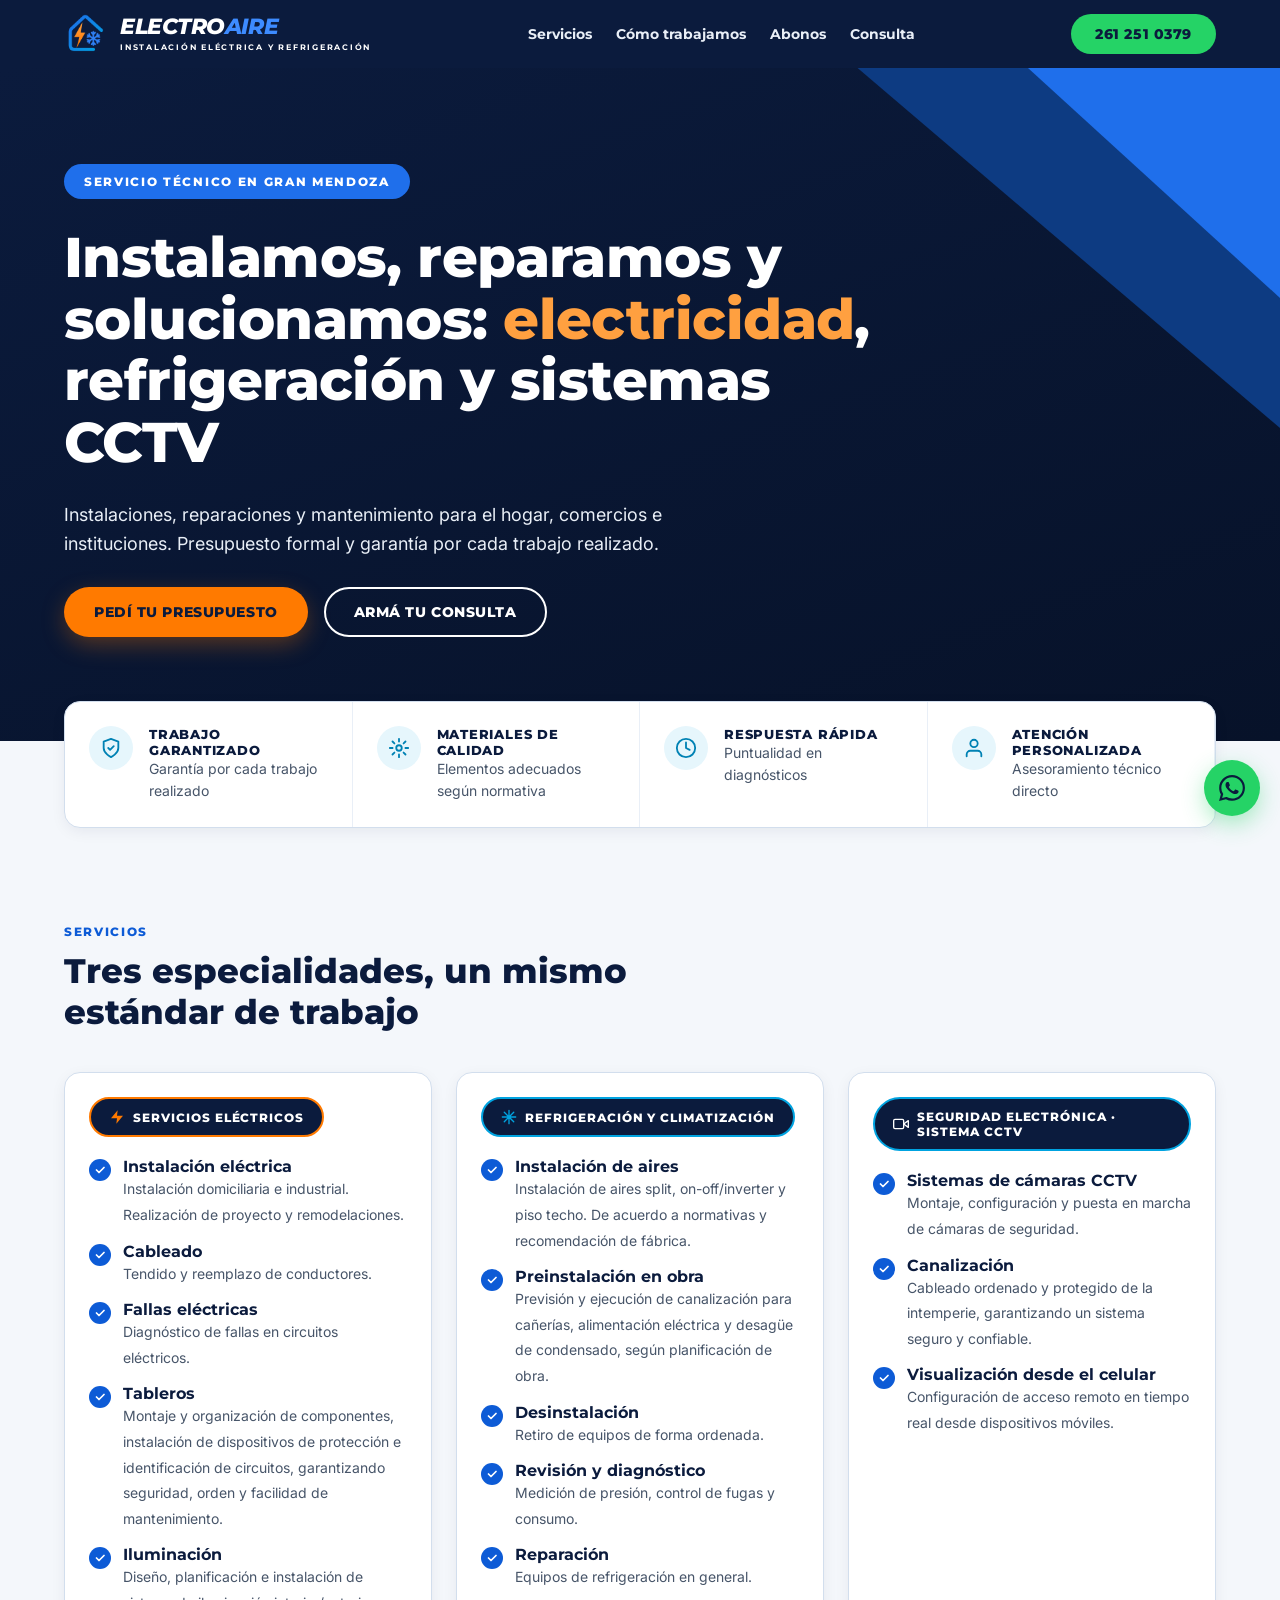
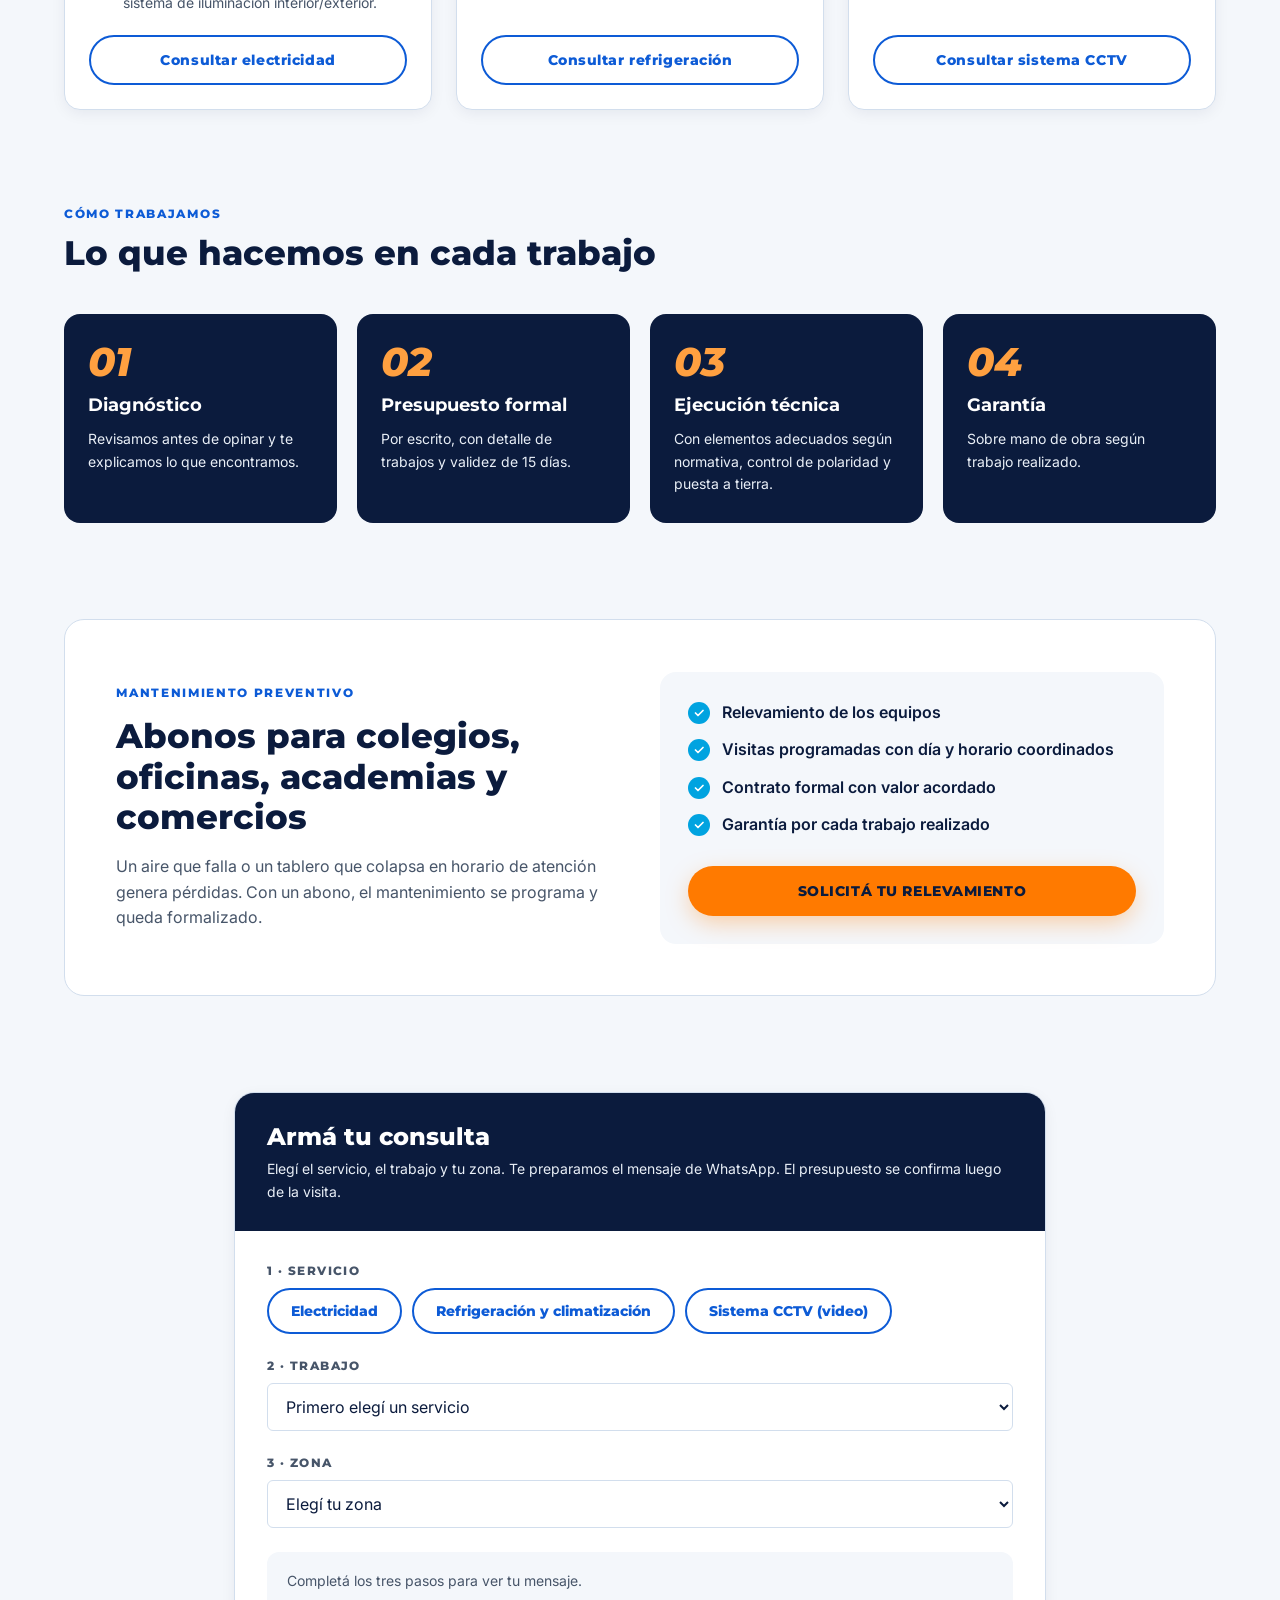
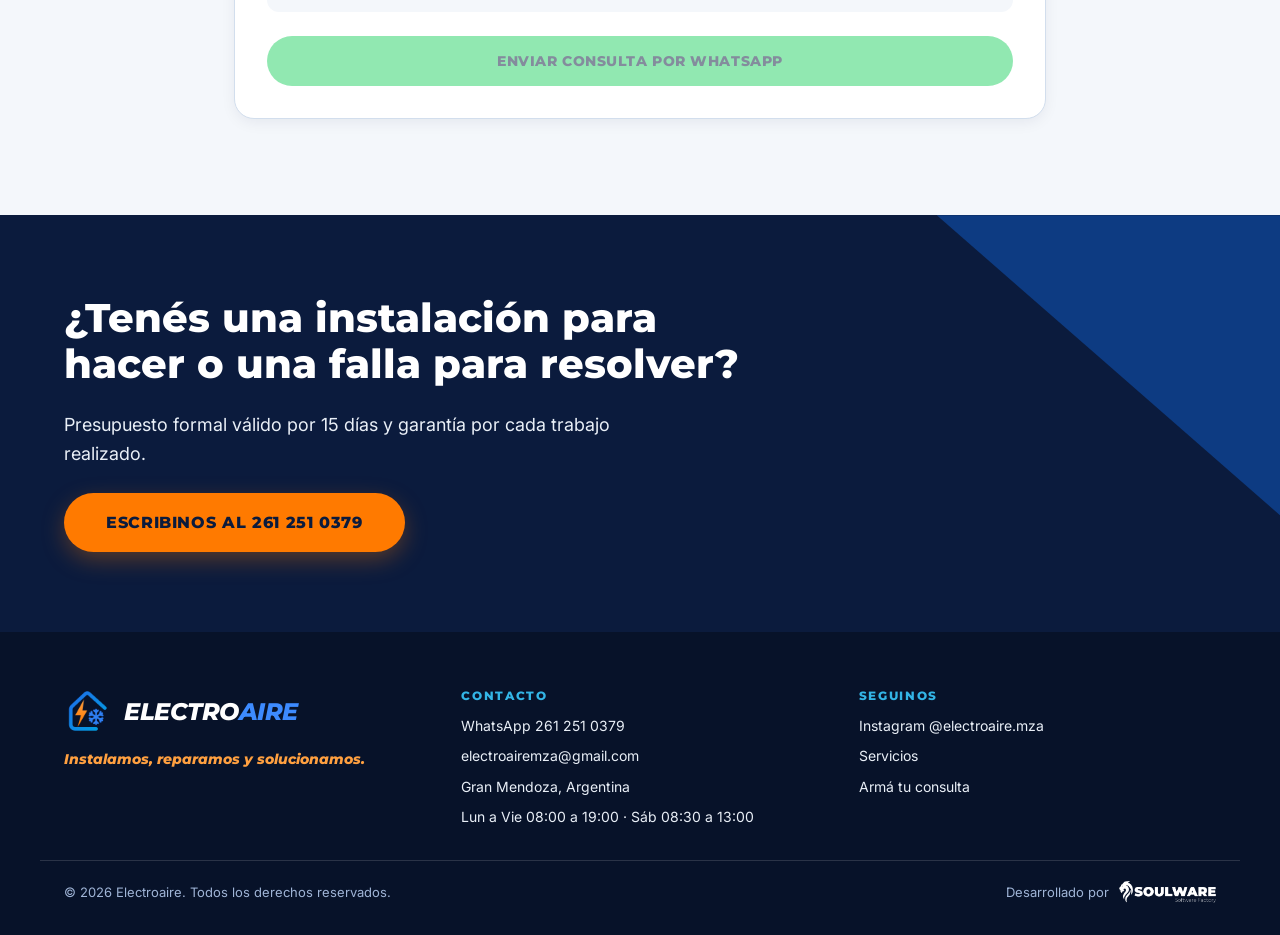
<file: index.html>
<!DOCTYPE html>
<html lang="es">
<head>
<meta charset="UTF-8">
<meta name="viewport" content="width=device-width, initial-scale=1">
<title>Electroaire | Electricidad, refrigeración y sistemas CCTV en Gran Mendoza</title>
<meta name="description" content="Electroaire: instalación eléctrica, refrigeración y climatización, y sistemas CCTV de video en Gran Mendoza. Presupuesto formal y garantía por cada trabajo realizado. WhatsApp 261 251 0379.">
<meta property="og:title" content="Electroaire | Instalamos, reparamos y solucionamos">
<meta property="og:description" content="Electricidad, refrigeración y sistemas CCTV en Gran Mendoza.">
<meta property="og:type" content="website">
<meta property="og:image" content="assets/logo.png">
<link rel="icon" type="image/png" sizes="32x32" href="assets/favicon-32.png">
<link rel="icon" type="image/png" sizes="64x64" href="assets/favicon.png">
<link rel="apple-touch-icon" sizes="180x180" href="assets/apple-touch-icon.png">
<link rel="preconnect" href="https://fonts.googleapis.com">
<link rel="preconnect" href="https://fonts.gstatic.com" crossorigin>
<link href="https://fonts.googleapis.com/css2?family=Montserrat:ital,wght@0,500;0,700;0,800;1,800&family=Inter:wght@400;600&display=swap" rel="stylesheet">
<link rel="stylesheet" href="style.css">
</head>
<body>

<a class="wa-float" href="https://wa.me/5492612510379?text=Hola%2C%20quisiera%20pedir%20un%20presupuesto." target="_blank" rel="noopener" aria-label="Escribinos por WhatsApp"><svg width="26" height="26" viewBox="0 0 24 24" fill="currentColor"><path d="M17.472 14.382c-.297-.149-1.758-.867-2.03-.967-.273-.099-.471-.148-.67.15-.197.297-.767.966-.94 1.164-.173.199-.347.223-.644.075-.297-.15-1.255-.463-2.39-1.475-.883-.788-1.48-1.761-1.653-2.059-.173-.297-.018-.458.13-.606.134-.133.298-.347.446-.52.149-.174.198-.298.298-.497.099-.198.05-.371-.025-.52-.075-.149-.669-1.612-.916-2.207-.242-.579-.487-.5-.669-.51a12.8 12.8 0 0 0-.57-.01c-.198 0-.52.074-.792.372-.272.297-1.04 1.016-1.04 2.479 0 1.462 1.065 2.875 1.213 3.074.149.198 2.096 3.2 5.077 4.487.709.306 1.262.489 1.694.625.712.227 1.36.195 1.871.118.571-.085 1.758-.719 2.006-1.413.248-.694.248-1.289.173-1.413-.074-.124-.272-.198-.57-.347m-5.421 7.403h-.004a9.87 9.87 0 0 1-5.031-1.378l-.361-.214-3.741.982.998-3.648-.235-.374a9.86 9.86 0 0 1-1.51-5.26c.001-5.45 4.436-9.884 9.888-9.884 2.64 0 5.122 1.03 6.988 2.898a9.825 9.825 0 0 1 2.893 6.994c-.003 5.45-4.437 9.884-9.885 9.884m8.413-18.297A11.815 11.815 0 0 0 12.05 0C5.495 0 .16 5.335.157 11.892c0 2.096.547 4.142 1.588 5.945L.057 24l6.305-1.654a11.882 11.882 0 0 0 5.683 1.448h.005c6.554 0 11.89-5.335 11.893-11.893a11.821 11.821 0 0 0-3.48-8.413Z"/></svg></a>

<header class="header">
  <div class="container header__inner">
    <a class="brand" href="#inicio" aria-label="Electroaire, inicio">
      <img src="assets/logo.png" alt="" width="44" height="44">
      <div><div class="brand__name">ELECTRO<span>AIRE</span></div><div class="brand__sub">INSTALACIÓN ELÉCTRICA Y REFRIGERACIÓN</div></div>
    </a>
    <nav class="nav" aria-label="Principal">
      <a href="#servicios">Servicios</a><a href="#metodo">Cómo trabajamos</a><a href="#abonos">Abonos</a><a href="#simulador">Consulta</a>
    </nav>
    <button class="burger" id="burger" aria-label="Abrir menú" aria-expanded="false" aria-controls="mmenu"><span></span><span></span><span></span></button>
    <a class="btn btn--wa header__cta" href="https://wa.me/5492612510379?text=Hola%2C%20quisiera%20pedir%20un%20presupuesto." target="_blank" rel="noopener">261 251 0379</a>
  </div>
  <div class="mmenu" id="mmenu"><div class="mmenu__in">
    <a href="#servicios">Servicios</a><a href="#metodo">Cómo trabajamos</a><a href="#abonos">Abonos</a><a href="#simulador">Consulta</a>
    <a class="btn btn--wa mmenu__cta" href="https://wa.me/5492612510379?text=Hola%2C%20quisiera%20pedir%20un%20presupuesto." target="_blank" rel="noopener">261 251 0379</a>
  </div></div>
</header>

<main>
<section class="hero" id="inicio">
  <div class="container hero__inner">
    <div class="hero__badge">SERVICIO TÉCNICO EN GRAN MENDOZA</div>
    <h1 class="hero__title">Instalamos, reparamos y solucionamos: <span>electricidad</span>, refrigeración y sistemas CCTV</h1>
    <p class="hero__lead">Instalaciones, reparaciones y mantenimiento para el hogar, comercios e instituciones. Presupuesto formal y garantía por cada trabajo realizado.</p>
    <div class="hero__actions">
      <a class="btn btn--primary" href="https://wa.me/5492612510379?text=Hola%2C%20quisiera%20pedir%20un%20presupuesto." target="_blank" rel="noopener">PEDÍ TU PRESUPUESTO</a>
      <a class="btn btn--ghost-light" href="#simulador">ARMÁ TU CONSULTA</a>
    </div>
  </div>
</section>

<section class="trust container" aria-label="Por qué elegirnos">
  <div class="trust__card">
    <div class="trust__item"><div class="trust__icon"><svg width="22" height="22" viewBox="0 0 24 24" fill="none" stroke="currentColor" stroke-width="2" stroke-linecap="round" stroke-linejoin="round"><path d="M12 22s8-4 8-10V5l-8-3-8 3v7c0 6 8 10 8 10z"/><path d="M9 12l2 2 4-4"/></svg></div><div><div class="trust__title">TRABAJO GARANTIZADO</div><div class="trust__desc">Garantía por cada trabajo realizado</div></div></div>
    <div class="trust__item"><div class="trust__icon"><svg width="22" height="22" viewBox="0 0 24 24" fill="none" stroke="currentColor" stroke-width="2" stroke-linecap="round" stroke-linejoin="round"><circle cx="12" cy="12" r="3"/><path d="M12 2v3M12 19v3M2 12h3M19 12h3M4.9 4.9l2.1 2.1M17 17l2.1 2.1M4.9 19.1L7 17M17 7l2.1-2.1"/></svg></div><div><div class="trust__title">MATERIALES DE CALIDAD</div><div class="trust__desc">Elementos adecuados según normativa</div></div></div>
    <div class="trust__item"><div class="trust__icon"><svg width="22" height="22" viewBox="0 0 24 24" fill="none" stroke="currentColor" stroke-width="2" stroke-linecap="round" stroke-linejoin="round"><circle cx="12" cy="12" r="10"/><path d="M12 6v6l4 2"/></svg></div><div><div class="trust__title">RESPUESTA RÁPIDA</div><div class="trust__desc">Puntualidad en diagnósticos</div></div></div>
    <div class="trust__item"><div class="trust__icon"><svg width="22" height="22" viewBox="0 0 24 24" fill="none" stroke="currentColor" stroke-width="2" stroke-linecap="round" stroke-linejoin="round"><path d="M20 21v-2a4 4 0 0 0-4-4H8a4 4 0 0 0-4 4v2"/><circle cx="12" cy="7" r="4"/></svg></div><div><div class="trust__title">ATENCIÓN PERSONALIZADA</div><div class="trust__desc">Asesoramiento técnico directo</div></div></div>
  </div>
</section>

<section class="section container" id="servicios">
  <div class="section__head"><div class="tag">Servicios</div><h2 class="h2">Tres especialidades, un mismo estándar de trabajo</h2></div>
  <div class="cards">
<article class="card"><div class="pill pill--orange"><svg width="16" height="16" viewBox="0 0 24 24" fill="#FF7A00"><path d="M13 2L3 14h9l-1 8 10-12h-9z"/></svg>SERVICIOS ELÉCTRICOS</div><ul class="list"><li><span class="check "><svg width="12" height="12" viewBox="0 0 24 24" fill="none" stroke="currentColor" stroke-width="3.5" stroke-linecap="round" stroke-linejoin="round"><path d="M5 12l5 5L20 7"/></svg></span><div><strong>Instalación eléctrica</strong><span class="d">Instalación domiciliaria e industrial. Realización de proyecto y remodelaciones.</span></div></li><li><span class="check "><svg width="12" height="12" viewBox="0 0 24 24" fill="none" stroke="currentColor" stroke-width="3.5" stroke-linecap="round" stroke-linejoin="round"><path d="M5 12l5 5L20 7"/></svg></span><div><strong>Cableado</strong><span class="d">Tendido y reemplazo de conductores.</span></div></li><li><span class="check "><svg width="12" height="12" viewBox="0 0 24 24" fill="none" stroke="currentColor" stroke-width="3.5" stroke-linecap="round" stroke-linejoin="round"><path d="M5 12l5 5L20 7"/></svg></span><div><strong>Fallas eléctricas</strong><span class="d">Diagnóstico de fallas en circuitos eléctricos.</span></div></li><li><span class="check "><svg width="12" height="12" viewBox="0 0 24 24" fill="none" stroke="currentColor" stroke-width="3.5" stroke-linecap="round" stroke-linejoin="round"><path d="M5 12l5 5L20 7"/></svg></span><div><strong>Tableros</strong><span class="d">Montaje y organización de componentes, instalación de dispositivos de protección e identificación de circuitos, garantizando seguridad, orden y facilidad de mantenimiento.</span></div></li><li><span class="check "><svg width="12" height="12" viewBox="0 0 24 24" fill="none" stroke="currentColor" stroke-width="3.5" stroke-linecap="round" stroke-linejoin="round"><path d="M5 12l5 5L20 7"/></svg></span><div><strong>Iluminación</strong><span class="d">Diseño, planificación e instalación de sistema de iluminación interior/exterior.</span></div></li></ul><a class="btn btn--ghost btn--full" href="https://wa.me/5492612510379?text=Hola%2C%20quiero%20consultar%20por%20servicios%20el%C3%A9ctricos." target="_blank" rel="noopener">Consultar electricidad</a></article>
<article class="card"><div class="pill "><svg width="16" height="16" viewBox="0 0 24 24" fill="none" stroke="#00A3E0" stroke-width="2" stroke-linecap="round"><path d="M12 2v20M2 12h20M4.9 4.9l14.2 14.2M19.1 4.9L4.9 19.1"/></svg>REFRIGERACIÓN Y CLIMATIZACIÓN</div><ul class="list"><li><span class="check "><svg width="12" height="12" viewBox="0 0 24 24" fill="none" stroke="currentColor" stroke-width="3.5" stroke-linecap="round" stroke-linejoin="round"><path d="M5 12l5 5L20 7"/></svg></span><div><strong>Instalación de aires</strong><span class="d">Instalación de aires split, on-off/inverter y piso techo. De acuerdo a normativas y recomendación de fábrica.</span></div></li><li><span class="check "><svg width="12" height="12" viewBox="0 0 24 24" fill="none" stroke="currentColor" stroke-width="3.5" stroke-linecap="round" stroke-linejoin="round"><path d="M5 12l5 5L20 7"/></svg></span><div><strong>Preinstalación en obra</strong><span class="d">Previsión y ejecución de canalización para cañerías, alimentación eléctrica y desagüe de condensado, según planificación de obra.</span></div></li><li><span class="check "><svg width="12" height="12" viewBox="0 0 24 24" fill="none" stroke="currentColor" stroke-width="3.5" stroke-linecap="round" stroke-linejoin="round"><path d="M5 12l5 5L20 7"/></svg></span><div><strong>Desinstalación</strong><span class="d">Retiro de equipos de forma ordenada.</span></div></li><li><span class="check "><svg width="12" height="12" viewBox="0 0 24 24" fill="none" stroke="currentColor" stroke-width="3.5" stroke-linecap="round" stroke-linejoin="round"><path d="M5 12l5 5L20 7"/></svg></span><div><strong>Revisión y diagnóstico</strong><span class="d">Medición de presión, control de fugas y consumo.</span></div></li><li><span class="check "><svg width="12" height="12" viewBox="0 0 24 24" fill="none" stroke="currentColor" stroke-width="3.5" stroke-linecap="round" stroke-linejoin="round"><path d="M5 12l5 5L20 7"/></svg></span><div><strong>Reparación</strong><span class="d">Equipos de refrigeración en general.</span></div></li></ul><a class="btn btn--ghost btn--full" href="https://wa.me/5492612510379?text=Hola%2C%20quiero%20consultar%20por%20refrigeraci%C3%B3n%20y%20climatizaci%C3%B3n." target="_blank" rel="noopener">Consultar refrigeración</a></article>
<article class="card"><div class="pill "><svg width="16" height="16" viewBox="0 0 24 24" fill="none" stroke="#fff" stroke-width="2" stroke-linecap="round" stroke-linejoin="round"><path d="M23 7l-7 5 7 5V7z"/><rect x="1" y="5" width="15" height="14" rx="2"/></svg>SEGURIDAD ELECTRÓNICA · SISTEMA CCTV</div><ul class="list"><li><span class="check "><svg width="12" height="12" viewBox="0 0 24 24" fill="none" stroke="currentColor" stroke-width="3.5" stroke-linecap="round" stroke-linejoin="round"><path d="M5 12l5 5L20 7"/></svg></span><div><strong>Sistemas de cámaras CCTV</strong><span class="d">Montaje, configuración y puesta en marcha de cámaras de seguridad.</span></div></li><li><span class="check "><svg width="12" height="12" viewBox="0 0 24 24" fill="none" stroke="currentColor" stroke-width="3.5" stroke-linecap="round" stroke-linejoin="round"><path d="M5 12l5 5L20 7"/></svg></span><div><strong>Canalización</strong><span class="d">Cableado ordenado y protegido de la intemperie, garantizando un sistema seguro y confiable.</span></div></li><li><span class="check "><svg width="12" height="12" viewBox="0 0 24 24" fill="none" stroke="currentColor" stroke-width="3.5" stroke-linecap="round" stroke-linejoin="round"><path d="M5 12l5 5L20 7"/></svg></span><div><strong>Visualización desde el celular</strong><span class="d">Configuración de acceso remoto en tiempo real desde dispositivos móviles.</span></div></li></ul><a class="btn btn--ghost btn--full" href="https://wa.me/5492612510379?text=Hola%2C%20quiero%20consultar%20por%20sistema%20CCTV%20(sistema%20de%20video)." target="_blank" rel="noopener">Consultar sistema CCTV</a></article>
  </div>
</section>

<section class="section container" id="metodo">
  <div class="section__head"><div class="tag">Cómo trabajamos</div><h2 class="h2">Lo que hacemos en cada trabajo</h2></div>
  <div class="steps">
    <div class="step"><div class="step__n">01</div><div class="step__t">Diagnóstico</div><div class="step__d">Revisamos antes de opinar y te explicamos lo que encontramos.</div></div>
    <div class="step"><div class="step__n">02</div><div class="step__t">Presupuesto formal</div><div class="step__d">Por escrito, con detalle de trabajos y validez de 15 días.</div></div>
    <div class="step"><div class="step__n">03</div><div class="step__t">Ejecución técnica</div><div class="step__d">Con elementos adecuados según normativa, control de polaridad y puesta a tierra.</div></div>
    <div class="step"><div class="step__n">04</div><div class="step__t">Garantía</div><div class="step__d">Sobre mano de obra según trabajo realizado.</div></div>
  </div>
</section>

<section class="section container" id="abonos">
  <div class="abonos__box">
    <div class="abonos__txt">
      <div class="tag">Mantenimiento preventivo</div>
      <h2 class="h2">Abonos para colegios, oficinas, academias y comercios</h2>
      <p>Un aire que falla o un tablero que colapsa en horario de atención genera pérdidas. Con un abono, el mantenimiento se programa y queda formalizado.</p>
    </div>
    <div class="abonos__side">
      <ul>
        <li><span class="check check--cyan"><svg width="12" height="12" viewBox="0 0 24 24" fill="none" stroke="currentColor" stroke-width="3.5" stroke-linecap="round" stroke-linejoin="round"><path d="M5 12l5 5L20 7"/></svg></span><span>Relevamiento de los equipos</span></li>
        <li><span class="check check--cyan"><svg width="12" height="12" viewBox="0 0 24 24" fill="none" stroke="currentColor" stroke-width="3.5" stroke-linecap="round" stroke-linejoin="round"><path d="M5 12l5 5L20 7"/></svg></span><span>Visitas programadas con día y horario coordinados</span></li>
        <li><span class="check check--cyan"><svg width="12" height="12" viewBox="0 0 24 24" fill="none" stroke="currentColor" stroke-width="3.5" stroke-linecap="round" stroke-linejoin="round"><path d="M5 12l5 5L20 7"/></svg></span><span>Contrato formal con valor acordado</span></li>
        <li><span class="check check--cyan"><svg width="12" height="12" viewBox="0 0 24 24" fill="none" stroke="currentColor" stroke-width="3.5" stroke-linecap="round" stroke-linejoin="round"><path d="M5 12l5 5L20 7"/></svg></span><span>Garantía por cada trabajo realizado</span></li>
      </ul>
      <a class="btn btn--primary btn--full" href="https://wa.me/5492612510379?text=Hola%2C%20me%20interesa%20un%20abono%20de%20mantenimiento%20preventivo%20para%20mi%20instituci%C3%B3n%20o%20local." target="_blank" rel="noopener">SOLICITÁ TU RELEVAMIENTO</a>
    </div>
  </div>
</section>

<section class="sim" id="simulador">
  <div class="sim__card">
    <div class="sim__head"><h2>Armá tu consulta</h2><p>Elegí el servicio, el trabajo y tu zona. Te preparamos el mensaje de WhatsApp. El presupuesto se confirma luego de la visita.</p></div>
    <div class="sim__body">
      <div><div class="sim__label">1 · SERVICIO</div>
        <div class="sim__opts" role="group" aria-label="Servicio">
          <button class="sim__btn" data-service="Electricidad" aria-pressed="false">Electricidad</button>
          <button class="sim__btn" data-service="Refrigeración y climatización" aria-pressed="false">Refrigeración y climatización</button>
          <button class="sim__btn" data-service="Sistema CCTV (sistema de video)" aria-pressed="false">Sistema CCTV (video)</button>
        </div></div>
      <div><div class="sim__label">2 · TRABAJO</div>
        <select class="sim__select" id="sim-detalle" aria-label="Trabajo"><option value="">Primero elegí un servicio</option></select></div>
      <div><div class="sim__label">3 · ZONA</div>
        <select class="sim__select" id="sim-zona" aria-label="Zona"><option value="">Elegí tu zona</option><option>Capital</option><option>Godoy Cruz</option><option>Guaymallén</option><option>Las Heras</option><option>Maipú</option><option>Luján de Cuyo</option></select></div>
      <div class="sim__preview" id="sim-preview" aria-live="polite">Completá los tres pasos para ver tu mensaje.</div>
      <a class="btn btn--wa btn--full sim__send" id="sim-send" href="#simulador" aria-disabled="true" target="_blank" rel="noopener">ENVIAR CONSULTA POR WHATSAPP</a>
    </div>
  </div>
</section>

<section class="cta">
  <div class="container cta__inner">
    <h2>¿Tenés una instalación para hacer o una falla para resolver?</h2>
    <p>Presupuesto formal válido por 15 días y garantía por cada trabajo realizado.</p>
    <a class="btn btn--primary" href="https://wa.me/5492612510379?text=Hola%2C%20quisiera%20pedir%20un%20presupuesto." target="_blank" rel="noopener">ESCRIBINOS AL 261 251 0379</a>
  </div>
</section>
</main>

<footer class="footer">
  <div class="container footer__grid">
    <div class="footer__brand">
      <div class="footer__logo"><img src="assets/logo.png" alt="" width="48" height="48"><div class="footer__name">ELECTRO<span>AIRE</span></div></div>
      <div class="footer__lema">Instalamos, reparamos y solucionamos.</div>
    </div>
    <div class="footer__col"><h3>CONTACTO</h3>
      <a href="https://wa.me/5492612510379?text=Hola%2C%20quisiera%20pedir%20un%20presupuesto." target="_blank" rel="noopener">WhatsApp 261 251 0379</a>
      <a href="mailto:electroairemza@gmail.com">electroairemza@gmail.com</a>
      <div>Gran Mendoza, Argentina</div>
      <div>Lun a Vie 08:00 a 19:00 · Sáb 08:30 a 13:00</div></div>
    <div class="footer__col"><h3>SEGUINOS</h3>
      <a href="https://instagram.com/electroaire.mza" target="_blank" rel="noopener">Instagram @electroaire.mza</a>
      <a href="#servicios">Servicios</a><a href="#simulador">Armá tu consulta</a></div>
  </div>
  <div class="container footer__copy"><span>© 2026 Electroaire. Todos los derechos reservados.</span><span class="footer__dev">Desarrollado por <a href="https://soulware.com.ar/" target="_blank" rel="noopener" aria-label="SOULWARE"><img src="assets/soulware-logo.png" alt="SOULWARE" width="98" height="22"></a></span></div>
</footer>

<script src="script.js"></script>
</body>
</html>
</file>
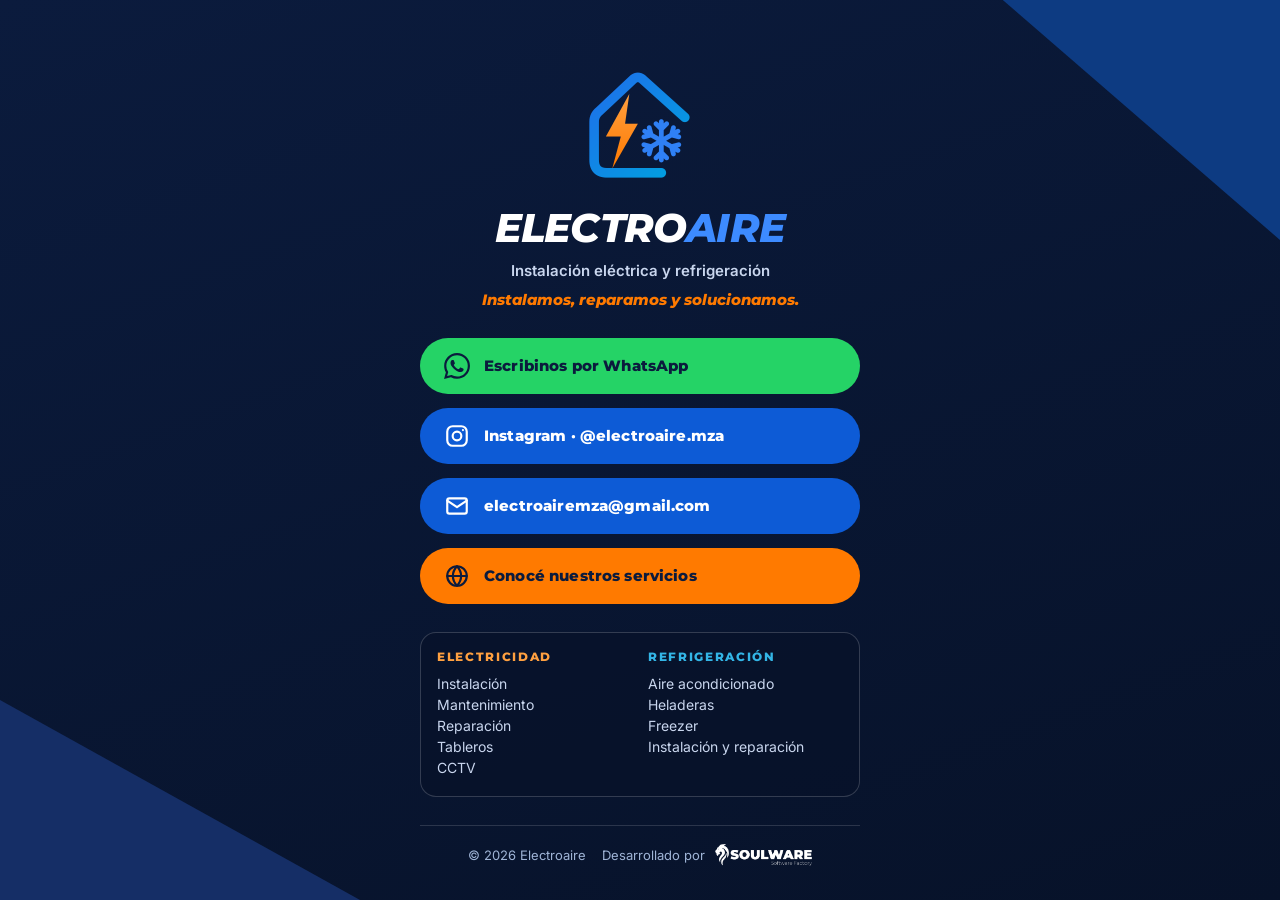
<file: links/index.html>
<!DOCTYPE html>
<html lang="es">
<head>
<meta charset="UTF-8">
<meta name="viewport" content="width=device-width, initial-scale=1">
<title>Electroaire | Links</title>
<meta name="description" content="Todos los canales de Electroaire en un solo lugar: WhatsApp, Instagram, correo y servicios de instalación eléctrica y refrigeración en Gran Mendoza.">
<link rel="canonical" href="https://electroairemza.com.ar/links">
<meta property="og:title" content="Electroaire | Links">
<meta property="og:description" content="Instalamos, reparamos y solucionamos. Escribinos por WhatsApp, seguinos en Instagram o conocé nuestros servicios.">
<meta property="og:type" content="website">
<meta property="og:url" content="https://electroairemza.com.ar/links">
<meta property="og:image" content="https://electroairemza.com.ar/assets/logo.png">
<meta name="theme-color" content="#0B1B3D">
<link rel="icon" type="image/png" sizes="32x32" href="../assets/favicon-32.png">
<link rel="icon" type="image/png" sizes="64x64" href="../assets/favicon.png">
<link rel="apple-touch-icon" sizes="180x180" href="../assets/apple-touch-icon.png">
<link rel="preconnect" href="https://fonts.googleapis.com">
<link rel="preconnect" href="https://fonts.gstatic.com" crossorigin>
<link href="https://fonts.googleapis.com/css2?family=Montserrat:ital,wght@0,500;0,700;0,800;1,800&family=Inter:wght@400;600&display=swap" rel="stylesheet">
<link rel="stylesheet" href="links.css">
</head>
<body>
<main class="page">
  <header class="profile">
    <img class="profile__avatar" src="../assets/logo.png" alt="Logo de Electroaire" width="112" height="112">
    <h1 class="profile__name">ELECTRO<span>AIRE</span></h1>
    <p class="profile__desc">Instalación eléctrica y refrigeración</p>
    <p class="profile__tagline">Instalamos, reparamos y solucionamos.</p>
  </header>

  <nav class="links" aria-label="Enlaces de Electroaire">
    <a class="link link--wa" href="https://wa.me/5492612510379?text=Hola%2C%20quisiera%20pedir%20un%20presupuesto." target="_blank" rel="noopener">
      <svg class="link__icon" width="26" height="26" viewBox="0 0 24 24" fill="currentColor" aria-hidden="true"><path d="M17.472 14.382c-.297-.149-1.758-.867-2.03-.967-.273-.099-.471-.148-.67.15-.197.297-.767.966-.94 1.164-.173.199-.347.223-.644.075-.297-.15-1.255-.463-2.39-1.475-.883-.788-1.48-1.761-1.653-2.059-.173-.297-.018-.458.13-.606.134-.133.298-.347.446-.52.149-.174.198-.298.298-.497.099-.198.05-.371-.025-.52-.075-.149-.669-1.612-.916-2.207-.242-.579-.487-.5-.669-.51a12.8 12.8 0 0 0-.57-.01c-.198 0-.52.074-.792.372-.272.297-1.04 1.016-1.04 2.479 0 1.462 1.065 2.875 1.213 3.074.149.198 2.096 3.2 5.077 4.487.709.306 1.262.489 1.694.625.712.227 1.36.195 1.871.118.571-.085 1.758-.719 2.006-1.413.248-.694.248-1.289.173-1.413-.074-.124-.272-.198-.57-.347m-5.421 7.403h-.004a9.87 9.87 0 0 1-5.031-1.378l-.361-.214-3.741.982.998-3.648-.235-.374a9.86 9.86 0 0 1-1.51-5.26c.001-5.45 4.436-9.884 9.888-9.884 2.64 0 5.122 1.03 6.988 2.898a9.825 9.825 0 0 1 2.893 6.994c-.003 5.45-4.437 9.884-9.885 9.884m8.413-18.297A11.815 11.815 0 0 0 12.05 0C5.495 0 .16 5.335.157 11.892c0 2.096.547 4.142 1.588 5.945L.057 24l6.305-1.654a11.882 11.882 0 0 0 5.683 1.448h.005c6.554 0 11.89-5.335 11.893-11.893a11.821 11.821 0 0 0-3.48-8.413Z"/></svg>
      <span class="link__text">Escribinos por WhatsApp</span>
    </a>

    <a class="link link--blue" href="https://instagram.com/electroaire.mza" target="_blank" rel="noopener">
      <svg class="link__icon" width="26" height="26" viewBox="0 0 24 24" fill="none" stroke="currentColor" stroke-width="2" stroke-linecap="round" stroke-linejoin="round" aria-hidden="true"><rect x="3" y="3" width="18" height="18" rx="5"/><circle cx="12" cy="12" r="4"/><circle cx="17.5" cy="6.5" r="1" fill="currentColor" stroke="none"/></svg>
      <span class="link__text">Instagram · @electroaire.mza</span>
    </a>

    <a class="link link--blue" href="mailto:electroairemza@gmail.com">
      <svg class="link__icon" width="26" height="26" viewBox="0 0 24 24" fill="none" stroke="currentColor" stroke-width="2" stroke-linecap="round" stroke-linejoin="round" aria-hidden="true"><rect x="3" y="5" width="18" height="14" rx="2"/><path d="M3 7l9 6 9-6"/></svg>
      <span class="link__text">electroairemza@gmail.com</span>
    </a>

    <a class="link link--orange" href="/">
      <svg class="link__icon" width="26" height="26" viewBox="0 0 24 24" fill="none" stroke="currentColor" stroke-width="2" stroke-linecap="round" stroke-linejoin="round" aria-hidden="true"><circle cx="12" cy="12" r="9"/><path d="M3 12h18M12 3c2.5 2.7 3.8 5.7 3.8 9s-1.3 6.3-3.8 9c-2.5-2.7-3.8-5.7-3.8-9s1.3-6.3 3.8-9z"/></svg>
      <span class="link__text">Conocé nuestros servicios</span>
    </a>

    <!-- PENDIENTE: enlace de reseñas de Google Business
         Para activar: reemplazar href="#" por el enlace real y borrar los atributos hidden y data-pendiente. -->
    <a class="link link--review" href="#" data-pendiente="resena-google" target="_blank" rel="noopener" hidden>
      <svg class="link__icon link__icon--star" width="26" height="26" viewBox="0 0 24 24" fill="currentColor" aria-hidden="true"><path d="M12 2.5l2.9 6.2 6.7.8-4.9 4.6 1.3 6.7L12 17.5 6 20.8l1.3-6.7L2.4 9.5l6.7-.8z"/></svg>
      <span class="link__text">
        Dejanos tu reseña en Google
        <span class="stars" aria-hidden="true">
          <svg width="16" height="16" viewBox="0 0 24 24" fill="currentColor"><path d="M12 2.5l2.9 6.2 6.7.8-4.9 4.6 1.3 6.7L12 17.5 6 20.8l1.3-6.7L2.4 9.5l6.7-.8z"/></svg><svg width="16" height="16" viewBox="0 0 24 24" fill="currentColor"><path d="M12 2.5l2.9 6.2 6.7.8-4.9 4.6 1.3 6.7L12 17.5 6 20.8l1.3-6.7L2.4 9.5l6.7-.8z"/></svg><svg width="16" height="16" viewBox="0 0 24 24" fill="currentColor"><path d="M12 2.5l2.9 6.2 6.7.8-4.9 4.6 1.3 6.7L12 17.5 6 20.8l1.3-6.7L2.4 9.5l6.7-.8z"/></svg><svg width="16" height="16" viewBox="0 0 24 24" fill="currentColor"><path d="M12 2.5l2.9 6.2 6.7.8-4.9 4.6 1.3 6.7L12 17.5 6 20.8l1.3-6.7L2.4 9.5l6.7-.8z"/></svg><svg width="16" height="16" viewBox="0 0 24 24" fill="currentColor"><path d="M12 2.5l2.9 6.2 6.7.8-4.9 4.6 1.3 6.7L12 17.5 6 20.8l1.3-6.7L2.4 9.5l6.7-.8z"/></svg>
        </span>
      </span>
    </a>
  </nav>

  <section class="rubros" aria-label="Rubros">
    <div class="rubros__col">
      <h2 class="rubros__title rubros__title--elec">Electricidad</h2>
      <ul>
        <li>Instalación</li><li>Mantenimiento</li><li>Reparación</li><li>Tableros</li><li>CCTV</li>
      </ul>
    </div>
    <div class="rubros__col">
      <h2 class="rubros__title rubros__title--ref">Refrigeración</h2>
      <ul>
        <li>Aire acondicionado</li><li>Heladeras</li><li>Freezer</li><li>Instalación y reparación</li>
      </ul>
    </div>
  </section>

  <footer class="foot">
    <span>© 2026 Electroaire</span>
    <span class="foot__dev">Desarrollado por <a href="https://soulware.com.ar/" target="_blank" rel="noopener" aria-label="SOULWARE"><img src="../assets/soulware-logo.png" alt="SOULWARE" width="98" height="22"></a></span>
  </footer>
</main>
</body>
</html>
</file>
<file: style.css>
/* ELECTROAIRE · Landing · Design System v2.0 */
:root{
  --navy-deep:#071229;--navy:#0B1B3D;--blue-electric:#1F6FEB;--blue:#0D5BD6;--blue-deep:#0D3B82;--blue-ondark:#3D8BFF;
  --cyan:#00A3E0;--cyan-dark:#0082B4;--cyan-light:#33B5E6;--cyan-soft:#E6F6FC;
  --orange:#FF7A00;--orange-light:#FFA040;
  --canvas:#F4F7FB;--white:#fff;--subtle:#E9EFF7;--border:#D2DEED;
  --text:#0B1B3D;--text-2:#475569;--wa:#25D366;
  --f-head:'Montserrat',system-ui,sans-serif;--f-body:'Inter',system-ui,sans-serif;
  --r-sm:6px;--r-md:12px;--r-card:16px;--r-lg:20px;--r-pill:9999px;
  --shadow-card:0 4px 16px -2px rgba(11,27,61,.08);--shadow-cta:0 8px 24px -2px rgba(255,122,0,.35);
}
*,*::before,*::after{box-sizing:border-box}
html{scroll-behavior:smooth}
body{margin:0;font:400 16px/1.6 var(--f-body);color:var(--text);background:var(--canvas);-webkit-font-smoothing:antialiased}
img,svg{display:block;max-width:100%}
a{color:var(--blue);text-decoration:none}
a:hover{color:#0A2F68}
ul{list-style:none;margin:0;padding:0}
h1,h2,h3,p{margin:0}
.container{max-width:1200px;margin:0 auto;padding:0 24px}
.tag{font:800 12px var(--f-head);letter-spacing:.14em;color:var(--blue);text-transform:uppercase}
.section{padding-top:96px}
.section__head{display:flex;flex-direction:column;gap:12px;max-width:680px;margin-bottom:40px}
.h2{font:800 clamp(26px,4vw,34px)/1.2 var(--f-head)}

/* Botones */
.btn{display:inline-flex;align-items:center;justify-content:center;font:800 14px var(--f-head);letter-spacing:.04em;padding:14px 28px;border-radius:var(--r-pill);border:2px solid transparent;transition:.2s}
.btn--primary{background:var(--orange);color:var(--navy);box-shadow:var(--shadow-cta)}
.btn--primary:hover{color:var(--navy);background:var(--orange-light)}
.btn--wa{background:var(--wa);color:var(--navy)}
.btn--wa:hover{color:var(--navy);filter:brightness(1.05)}
.btn--ghost{border-color:var(--blue);color:var(--blue)}
.btn--ghost:hover{background:var(--blue);color:#fff}
.btn--ghost-light{border-color:#fff;color:#fff}
.btn--ghost-light:hover{background:rgba(255,255,255,.1);color:#fff}
.btn--full{width:100%}

/* Header */
.header{position:sticky;top:0;z-index:20;background:var(--navy)}
.header__inner{display:flex;align-items:center;justify-content:space-between;gap:16px;padding-top:12px;padding-bottom:12px}
.brand{display:flex;align-items:center;gap:12px}
.brand img{width:44px;height:44px}
.brand__name{font:800 italic 22px/1 var(--f-head);letter-spacing:-.02em;color:#fff}
.brand__name span,.footer__name span{color:var(--blue-ondark)}
.brand__sub{font:700 8px var(--f-head);letter-spacing:.22em;color:#fff;margin-top:4px}
.nav{display:flex;gap:24px}
.nav a{font:700 14px var(--f-head);color:var(--subtle);white-space:nowrap}
.nav a:hover{color:var(--orange-light)}
.header__cta{padding:10px 22px;white-space:nowrap;line-height:1.2}
@media(max-width:960px){.nav{display:none}.brand__sub{display:none}}

/* Hero */
.hero{position:relative;overflow:hidden;background:linear-gradient(160deg,var(--navy),var(--navy-deep));color:#fff}
.hero::before,.hero::after{content:"";position:absolute;right:0;top:0}
.hero::before{width:min(640px,60vw);height:360px;background:var(--blue-deep);clip-path:polygon(34% 0,100% 0,100% 100%)}
.hero::after{width:min(420px,40vw);height:230px;background:var(--blue-electric);clip-path:polygon(40% 0,100% 0,100% 100%)}
.hero__inner{position:relative;z-index:1;padding-top:96px;padding-bottom:104px;display:flex;flex-direction:column;gap:28px;align-items:flex-start}
.hero__badge{background:var(--blue-electric);font:800 12px var(--f-head);letter-spacing:.14em;padding:10px 20px;border-radius:var(--r-pill)}
.hero__title{max-width:820px;font:800 clamp(32px,5vw,56px)/1.1 var(--f-head);letter-spacing:-.01em}
.hero__title span{color:var(--orange-light)}
.hero__lead{max-width:640px;font-size:18px;color:var(--subtle)}
.hero__actions{display:flex;gap:16px;flex-wrap:wrap}

/* Confianza */
.trust{margin-top:-40px;position:relative;z-index:2}
.trust__card{background:#fff;border:1px solid var(--border);border-radius:var(--r-card);box-shadow:var(--shadow-card);display:grid;grid-template-columns:repeat(auto-fit,minmax(230px,1fr));overflow:hidden}
.trust__item{padding:24px;display:flex;gap:16px;align-items:flex-start;border-right:1px solid var(--subtle)}
.trust__icon{width:44px;height:44px;border-radius:50%;background:var(--cyan-soft);color:var(--cyan-dark);display:grid;place-items:center;flex:none}
.trust__title{font:800 13px var(--f-head);letter-spacing:.06em}
.trust__desc{font-size:14px;color:var(--text-2)}

/* Servicios */
.cards{display:grid;grid-template-columns:repeat(auto-fit,minmax(300px,1fr));gap:24px}
.card{background:#fff;border:1px solid var(--border);border-radius:var(--r-card);padding:24px;display:flex;flex-direction:column;gap:20px;box-shadow:var(--shadow-card);transition:.2s}
.card:hover{box-shadow:0 10px 25px -4px rgba(11,27,61,.15);transform:translateY(-2px)}
.pill{align-self:flex-start;display:inline-flex;align-items:center;gap:8px;background:var(--navy);border:2px solid var(--cyan);color:#fff;font:800 12px var(--f-head);letter-spacing:.08em;padding:10px 18px;border-radius:var(--r-pill)}
.pill--orange{border-color:var(--orange)}
.pill svg{flex:none}
.list{display:flex;flex-direction:column;gap:14px;flex:1}
.list li{display:flex;gap:12px;align-items:flex-start}
.check{width:22px;height:22px;border-radius:50%;background:var(--blue);color:#fff;display:grid;place-items:center;flex:none;margin-top:2px}
.check--cyan{background:var(--cyan)}
.list strong{display:block;font:700 16px var(--f-head)}
.list span.d{font-size:14px;color:var(--text-2)}

/* Método */
.steps{display:grid;grid-template-columns:repeat(auto-fit,minmax(240px,1fr));gap:20px}
.step{background:var(--navy);color:#fff;border-radius:var(--r-card);padding:28px 24px;display:flex;flex-direction:column;gap:12px}
.step__n{font:800 italic 40px/1 var(--f-head);color:var(--orange-light)}
.step__t{font:700 18px var(--f-head)}
.step__d{font-size:14px;color:var(--subtle)}

/* Abonos */
.abonos__box{background:#fff;border:1px solid var(--border);border-radius:var(--r-lg);padding:clamp(24px,4vw,56px);display:grid;grid-template-columns:repeat(auto-fit,minmax(300px,1fr));gap:40px;align-items:center}
.abonos__txt{display:flex;flex-direction:column;gap:16px}
.abonos__txt p{color:var(--text-2)}
.abonos__side{background:var(--canvas);border-radius:var(--r-card);padding:28px;display:flex;flex-direction:column;gap:16px}
.abonos__side li{display:flex;gap:12px;align-items:flex-start;font-weight:600;margin-bottom:12px}

/* Simulador */
.sim{max-width:860px;margin:0 auto;padding:96px 24px 0}
.sim__card{background:#fff;border:1px solid var(--border);border-radius:var(--r-lg);overflow:hidden;box-shadow:var(--shadow-card)}
.sim__head{background:var(--navy);color:#fff;padding:28px 32px;display:flex;flex-direction:column;gap:6px}
.sim__head h2{font:800 24px/1.3 var(--f-head)}
.sim__head p{font-size:14px;color:var(--subtle)}
.sim__body{padding:32px;display:flex;flex-direction:column;gap:24px}
.sim__label{font:800 12px var(--f-head);letter-spacing:.12em;color:var(--text-2);margin-bottom:10px}
.sim__opts{display:flex;gap:10px;flex-wrap:wrap}
.sim__btn{cursor:pointer;font:800 14px var(--f-head);padding:12px 22px;border-radius:var(--r-pill);border:2px solid var(--blue);background:#fff;color:var(--blue)}
.sim__btn.active{background:var(--blue);color:#fff}
.sim__select{width:100%;font:400 16px var(--f-body);padding:12px 14px;border-radius:var(--r-sm);border:1px solid var(--border);background:#fff;color:var(--text)}
.sim__preview{background:var(--canvas);border-radius:var(--r-md);padding:18px 20px;font-size:14px;color:var(--text-2);white-space:pre-line;min-height:60px}
.sim__send[aria-disabled="true"]{opacity:.5;pointer-events:none}

/* CTA final */
.cta{margin-top:96px;background:var(--navy);color:#fff;position:relative;overflow:hidden}
.cta::before{content:"";position:absolute;right:0;top:0;width:min(520px,50vw);height:300px;background:var(--blue-deep);clip-path:polygon(34% 0,100% 0,100% 100%)}
.cta__inner{position:relative;padding-top:80px;padding-bottom:80px;display:flex;flex-direction:column;gap:24px;align-items:flex-start}
.cta h2{max-width:720px;font:800 clamp(28px,4vw,40px)/1.15 var(--f-head)}
.cta p{font-size:18px;color:var(--subtle);max-width:600px}
.cta .btn{font-size:16px;padding:18px 40px}

/* Footer */
.footer{background:var(--navy-deep);color:var(--subtle)}
.footer__grid{padding-top:56px;padding-bottom:32px;display:grid;grid-template-columns:repeat(auto-fit,minmax(240px,1fr));gap:40px}
.footer__brand{display:flex;flex-direction:column;gap:14px}
.footer__logo{display:flex;align-items:center;gap:12px}
.footer__logo img{width:48px;height:48px}
.footer__name{font:800 italic 24px/1 var(--f-head);letter-spacing:-.02em;color:#fff}
.footer__lema{font:800 italic 14px var(--f-head);color:var(--orange-light)}
.footer__col{display:flex;flex-direction:column;gap:8px;font-size:14px}
.footer__col h3{font:800 12px var(--f-head);letter-spacing:.14em;color:var(--cyan-light);margin-bottom:4px}
.footer__col a{color:var(--subtle)}
.footer__col a:hover{color:var(--orange-light)}
.footer__copy{padding-top:20px;padding-bottom:32px;border-top:1px solid rgba(255,255,255,.14);font-size:13px;color:#9FB4D6;display:flex;align-items:center;justify-content:space-between;gap:10px 16px;flex-wrap:wrap}
.footer__dev{display:flex;align-items:center;gap:10px;margin-left:auto}
.footer__copy img{height:22px;width:auto;display:block}

/* WhatsApp flotante */
.wa-float{bottom:84px!important}
.wa-float{position:fixed;right:20px;bottom:20px;z-index:30;width:56px;height:56px;border-radius:50%;background:var(--wa);color:var(--navy);display:grid;place-items:center;box-shadow:0 8px 24px -2px rgba(37,211,102,.45)}
.wa-float:hover{color:var(--navy);filter:brightness(1.05)}
.sr-only{position:absolute;width:1px;height:1px;overflow:hidden;clip:rect(0,0,0,0)}

/* Header mobile: evita superposición teléfono / nombre */
.brand{min-width:0;flex-shrink:0}
.brand img,.footer__logo img{flex:none;object-fit:contain;aspect-ratio:1/1}
.brand__name{white-space:nowrap}
.header__cta{flex-shrink:0}
@media(max-width:560px){.header__inner{gap:8px;padding-left:14px;padding-right:14px}.brand{gap:8px}.brand img{width:34px;height:34px}.brand__name{font-size:17px}.header__cta{padding:9px 14px;font-size:12px}}
@media(max-width:400px){.brand img{width:30px;height:30px}.brand{gap:6px}.brand__name{font-size:15px}.header__cta{padding:8px 10px;font-size:11.5px}.header__inner{padding-left:10px;padding-right:10px}}

/* Menú hamburguesa móvil */
.burger,.mmenu{display:none}
@media(max-width:960px){
.header__cta{display:none}
.burger{display:flex;flex-direction:column;justify-content:center;gap:5px;width:44px;height:44px;padding:0 10px;background:none;border:0;cursor:pointer;margin-left:auto}
.burger span{display:block;height:2px;background:#fff;border-radius:2px;transition:transform .3s ease,opacity .2s ease}
.burger[aria-expanded="true"] span:nth-child(1){transform:translateY(7px) rotate(45deg)}
.burger[aria-expanded="true"] span:nth-child(2){opacity:0}
.burger[aria-expanded="true"] span:nth-child(3){transform:translateY(-7px) rotate(-45deg)}
.mmenu{display:block;position:absolute;left:0;right:0;top:100%;background:var(--navy);border-top:1px solid rgba(255,255,255,.12);box-shadow:0 16px 28px -12px rgba(0,0,0,.45);max-height:0;overflow:hidden;opacity:0;visibility:hidden;transition:max-height .35s ease,opacity .25s ease,visibility 0s linear .35s}
.mmenu.open{max-height:420px;opacity:1;visibility:visible;transition:max-height .35s ease,opacity .25s ease}
.mmenu__in{display:flex;flex-direction:column;padding:8px 20px 20px}
.mmenu__in>a:not(.btn){font:700 16px var(--f-head);color:#fff;padding:14px 0;border-bottom:1px solid rgba(255,255,255,.1);transform:translateY(-6px);opacity:0;transition:transform .3s ease,opacity .3s ease}
.mmenu__in>a:not(.btn):hover{color:var(--orange-light)}
.mmenu__cta{margin-top:16px;text-align:center;justify-content:center;transform:translateY(-6px);opacity:0;transition:transform .3s ease,opacity .3s ease}
.mmenu.open .mmenu__in>a{transform:none;opacity:1}
.mmenu.open .mmenu__in>a:nth-child(2){transition-delay:.04s}.mmenu.open .mmenu__in>a:nth-child(3){transition-delay:.08s}.mmenu.open .mmenu__in>a:nth-child(4){transition-delay:.12s}.mmenu.open .mmenu__in>a:nth-child(5){transition-delay:.16s}
}
@media(max-width:560px){.footer__copy{flex-direction:column;align-items:flex-start}.footer__dev{margin-left:0}}
</file>
<file: links/links.css>
/* ELECTROAIRE · /links · usa los tokens de la home (DESIGN.md v2) */
:root{
  --navy-deep:#071229;--navy:#0B1B3D;--navy-light:#152E66;--blue-electric:#1F6FEB;--blue:#0D5BD6;--blue-deep:#0D3B82;--blue-ondark:#3D8BFF;
  --orange:#FF7A00;--orange-light:#FFA040;--wa:#25D366;--muted-ondark:#C9D6EE;
  --f-head:'Montserrat',system-ui,sans-serif;--f-body:'Inter',system-ui,sans-serif;--r-pill:9999px;
}
*,*::before,*::after{box-sizing:border-box}
html{background:var(--navy)}
body{margin:0;min-height:100vh;min-height:100dvh;font:400 16px/1.6 var(--f-body);color:#fff;-webkit-font-smoothing:antialiased;
  background:linear-gradient(160deg,var(--navy),var(--navy-deep));position:relative;overflow-x:hidden}
/* franjas diagonales en esquinas */
body::before,body::after{content:"";position:fixed;pointer-events:none;z-index:0}
body::before{top:0;right:0;width:min(420px,70vw);height:240px;background:var(--blue-deep);clip-path:polygon(34% 0,100% 0,100% 100%)}
body::after{bottom:0;left:0;width:min(360px,60vw);height:200px;background:var(--navy-light);clip-path:polygon(0 0,0 100%,100% 100%)}
img,svg{display:block;max-width:100%}
a{color:inherit;text-decoration:none}
ul{list-style:none;margin:0;padding:0}
h1,h2,p{margin:0}
[hidden]{display:none!important}

.page{position:relative;z-index:1;width:100%;max-width:480px;margin:0 auto;padding:40px 20px 32px;display:flex;flex-direction:column;gap:28px}

.profile{display:flex;flex-direction:column;align-items:center;text-align:center;gap:6px}
.profile__avatar{width:112px;height:112px;object-fit:contain;margin-bottom:10px}
.profile__name{font:800 italic 34px/1 var(--f-head);letter-spacing:-.02em}
.profile__name span{color:var(--blue-ondark)}
.profile__desc{font:600 15px/1.4 var(--f-body);color:var(--muted-ondark);margin-top:6px}
.profile__tagline{font:800 italic 15px/1.4 var(--f-head);color:var(--orange);margin-top:2px}

.links{display:flex;flex-direction:column;gap:14px}
.link{display:flex;align-items:center;gap:14px;width:100%;min-height:56px;padding:10px 22px;border-radius:var(--r-pill);border:2px solid transparent;
  font:800 15px/1.25 var(--f-head);letter-spacing:.01em;transition:transform .2s,filter .2s}
.link__icon{flex:none}
.link__text{flex:1;min-width:0;overflow-wrap:anywhere}
.link:hover{transform:translateY(-2px);filter:brightness(1.07)}
.link:focus-visible,.foot a:focus-visible{outline:3px solid #fff;outline-offset:3px}
.link--wa{background:var(--wa);color:var(--navy)}
.link--blue{background:var(--blue);color:#fff}
.link--orange{background:var(--orange);color:var(--navy)}
.link--review{background:#fff;color:var(--navy);border-color:var(--orange)}
.link--review .link__icon--star{color:var(--orange)}
.stars{display:flex;gap:2px;margin-top:2px;color:var(--orange)}

.rubros{display:grid;grid-template-columns:1fr 1fr;gap:16px;padding:18px 16px;border:1px solid rgba(255,255,255,.18);border-radius:16px;background:rgba(7,18,41,.6)}
.rubros__title{font:800 12px/1 var(--f-head);letter-spacing:.14em;text-transform:uppercase;margin-bottom:10px}
.rubros__title--elec{color:var(--orange-light)}
.rubros__title--ref{color:#33B5E6}
.rubros li{font-size:14px;line-height:1.5;color:var(--muted-ondark)}

.foot{display:flex;flex-wrap:wrap;align-items:center;justify-content:center;gap:8px 16px;padding-top:18px;border-top:1px solid rgba(255,255,255,.14);font-size:13px;color:#9FB4D6}
.foot__dev{display:flex;align-items:center;gap:10px}
.foot img{height:22px;width:auto}

@media(max-width:360px){
  .page{padding:28px 14px 24px}
  .link{padding:10px 16px;gap:10px;font-size:14px}
  .rubros{grid-template-columns:1fr}
}
@media(min-width:768px){
  .page{padding-top:64px}
  .profile__avatar{width:128px;height:128px}
  .profile__name{font-size:40px}
}
@media(prefers-reduced-motion:reduce){.link{transition:none}.link:hover{transform:none}}
</file>
